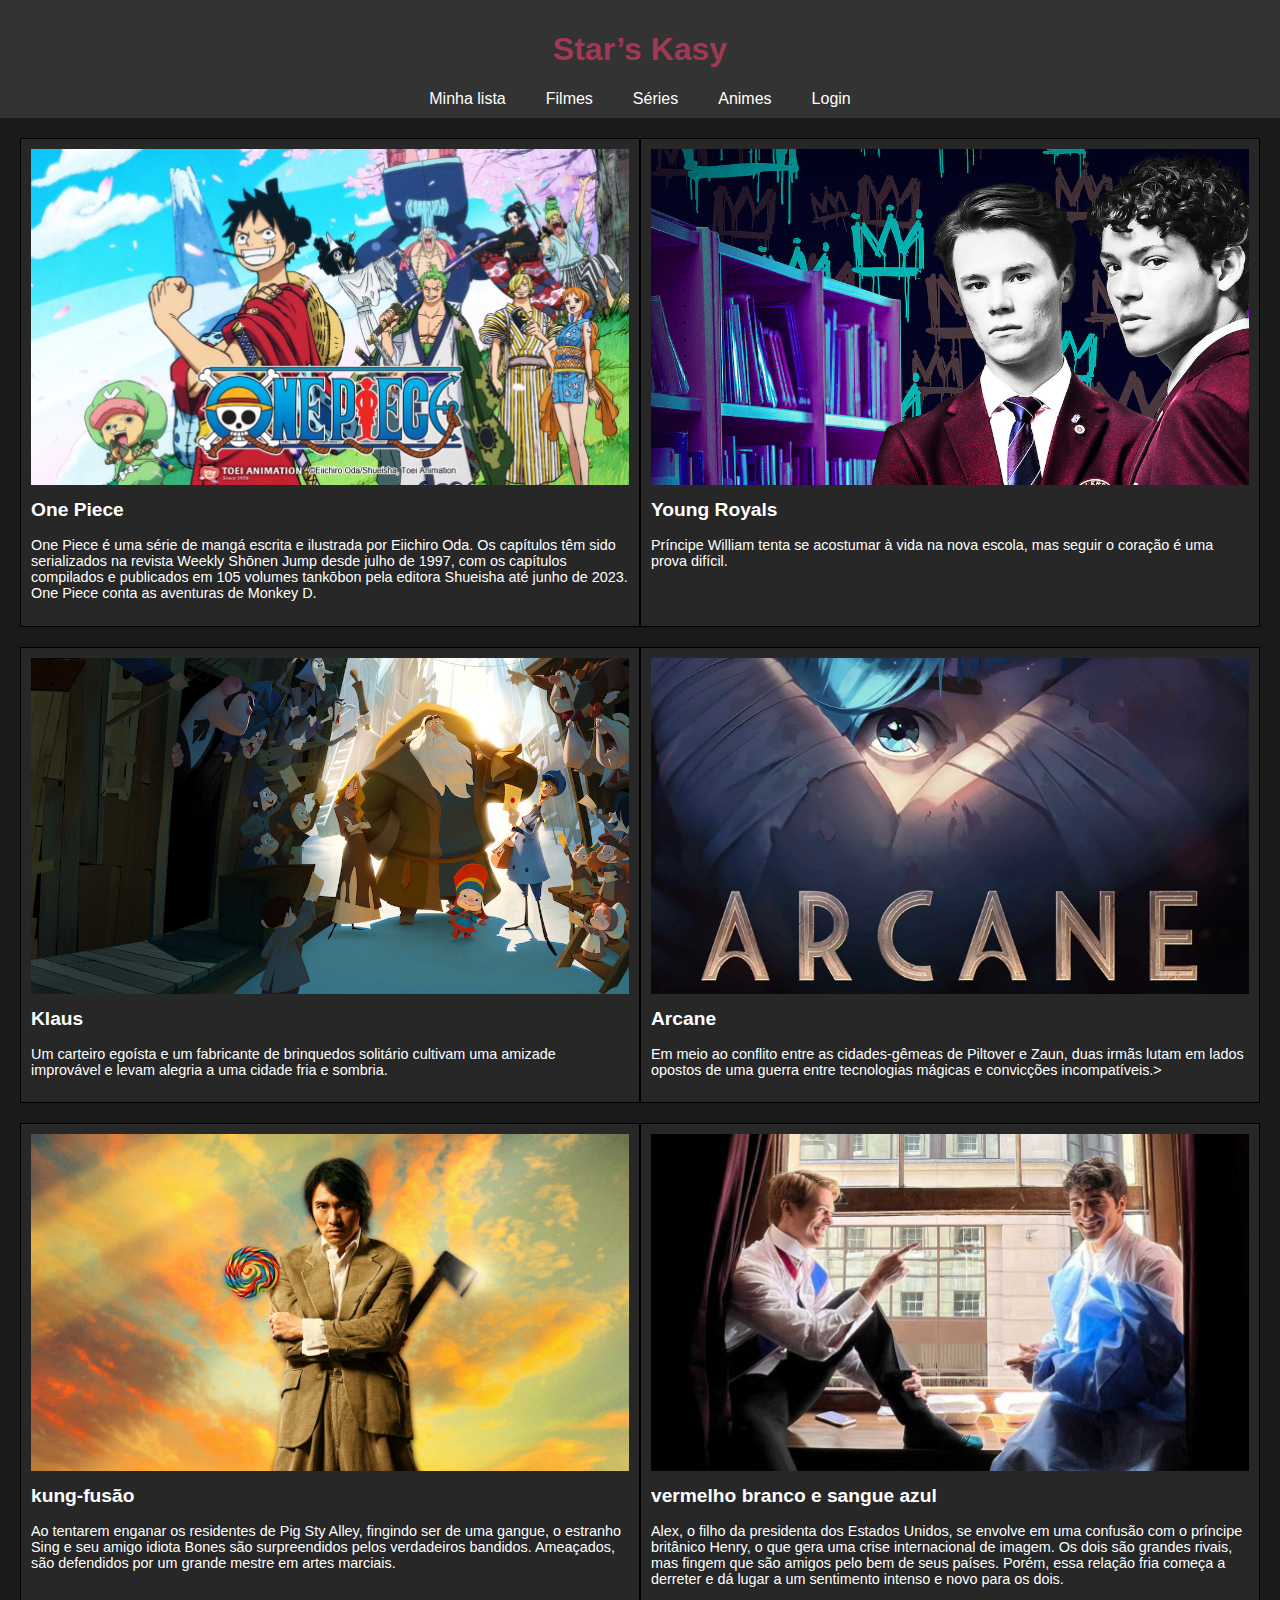
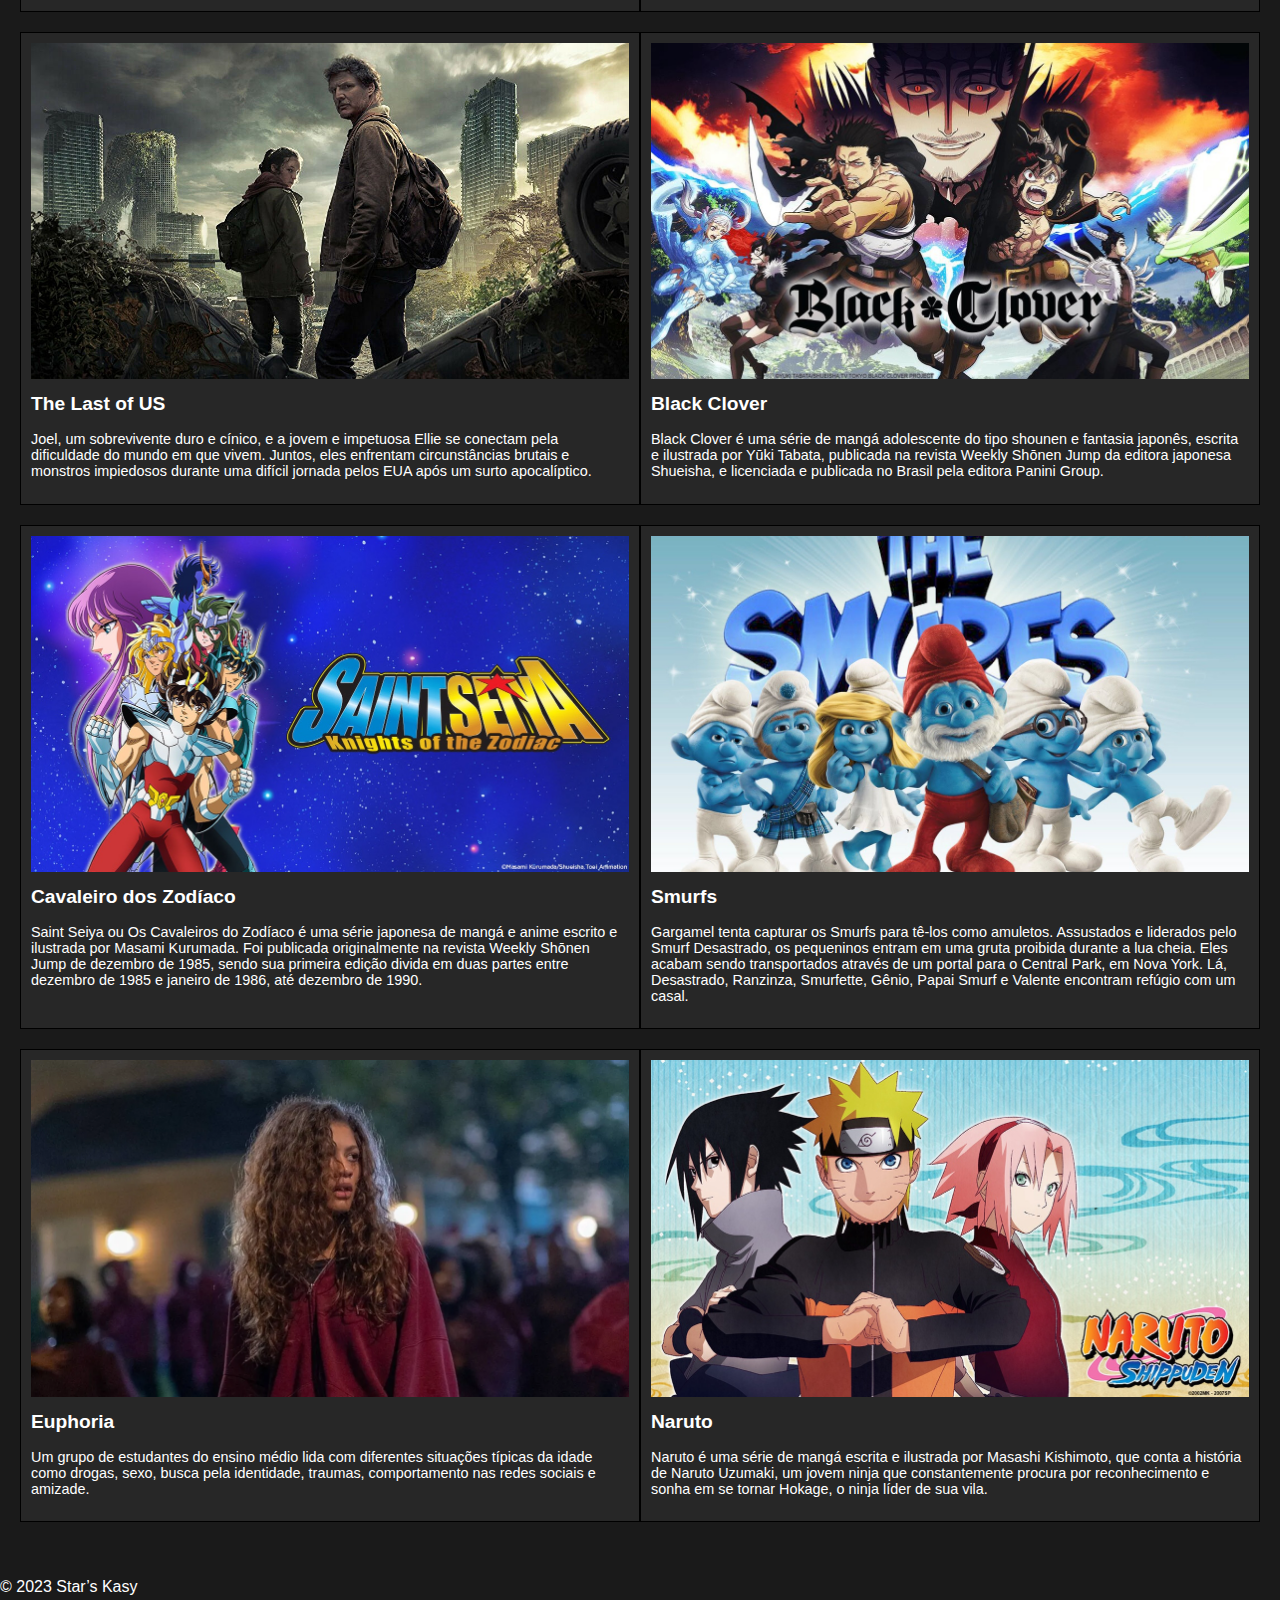
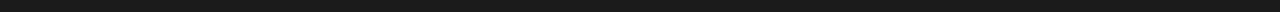
<file: index.html>
<!DOCTYPE html>
<html lang="pt-br">
<head>
    <meta charset="UTF-8">
    <meta name="viewport" content="width=device-width, initial-scale=1.0">
    <link rel="stylesheet" href="css/style1.css">
    <title>Star’s Kasy</title>
</head>
<body>
    <header>
        <h1>Star’s Kasy</h1>
        <nav>
            <ul>
                <li><a href="index.html">Minha lista</a></li>
                <li><a href="Filmes.html">Filmes</a></li>
                <li><a href="Series.html">Séries</a></li>
                <li><a href="Animes.html">Animes</a></li>
                <li><a href="login.html">Login</a></li>
            </ul>
        </nav>
    </header>
    <main>
        <section class="movie-list">
            <article class="movie">
                <img src="imagens/onepiece.jpe" alt="onepiece">
                <h2>One Piece</h2>
                <p>One Piece é uma série de mangá escrita e ilustrada por Eiichiro Oda. Os capítulos têm sido serializados na revista Weekly Shōnen Jump desde julho de 1997, com os capítulos compilados e publicados em 105 volumes tankōbon pela editora Shueisha até junho de 2023. One Piece conta as aventuras de Monkey D.</p>
            </article>
            <article class="movie">
                <img src="imagens/youngroyas.jpg" alt="youngroyas">
                <h2>Young Royals</h2>
                <p>Príncipe William tenta se acostumar à vida na nova escola, mas seguir o coração é uma prova difícil.</p>
            </article>
        </section>
        <section class="movie-list">
            <article class="movie">
                <img src="imagens/klaus.jpg" alt="klaus">
                <h2>Klaus</h2>
                <p>Um carteiro egoísta e um fabricante de brinquedos solitário cultivam uma amizade improvável e levam alegria a uma cidade fria e sombria.</p>
            </article>
            <article class="movie">
                <img src="imagens/arcane.jpg" alt="arcane">
                <h2>Arcane</h2>
                <p>Em meio ao conflito entre as cidades-gêmeas de Piltover e Zaun, duas irmãs lutam em lados opostos de uma guerra entre tecnologias mágicas e convicções incompatíveis.></p>
            </article>
        </section>
        <section class="movie-list">
            <article class="movie">
                <img src="imagens/kung.jpg" alt="kung">
                <h2>kung-fusão</h2>
                <p>Ao tentarem enganar os residentes de Pig Sty Alley, fingindo ser de uma gangue, o estranho Sing e seu amigo idiota Bones são surpreendidos pelos verdadeiros bandidos. Ameaçados, são defendidos por um grande mestre em artes marciais.</p>
            </article>
            <article class="movie">
                <img src="imagens/vermelho.webp" alt="Vermelho">
                <h2>vermelho branco e sangue azul</h2>
                <p>Alex, o filho da presidenta dos Estados Unidos, se envolve em uma confusão com o príncipe britânico Henry, o que gera uma crise internacional de imagem. Os dois são grandes rivais, mas fingem que são amigos pelo bem de seus países. Porém, essa relação fria começa a derreter e dá lugar a um sentimento intenso e novo para os dois. </p>
            </article>
        </section>
        <section class="movie-list">
            <article class="movie">
                <img src="imagens/thelast.webp" alt="thelast">
                <h2>The Last of US</h2>
                <p>Joel, um sobrevivente duro e cínico, e a jovem e impetuosa Ellie se conectam pela dificuldade do mundo em que vivem. Juntos, eles enfrentam circunstâncias brutais e monstros impiedosos durante uma difícil jornada pelos EUA após um surto apocalíptico. </p>
            </article>
            <article class="movie">
                <img src="imagens/blackclover.jpe" alt="blackclover">
                <h2>Black Clover</h2>
                <p>Black Clover é uma série de mangá adolescente do tipo shounen e fantasia japonês, escrita e ilustrada por Yūki Tabata, publicada na revista Weekly Shōnen Jump da editora japonesa Shueisha, e licenciada e publicada no Brasil pela editora Panini Group.</p>
            </article>
        </section>
            <section class="movie-list">
                <article class="movie">
                    <img src="imagens/cavaleiros.jpg" alt="cavaleiros">
                    <h2>Cavaleiro dos Zodíaco</h2>
                    <p>Saint Seiya ou Os Cavaleiros do Zodíaco é uma série japonesa de mangá e anime escrito e ilustrada por Masami Kurumada. Foi publicada originalmente na revista Weekly Shōnen Jump de dezembro de 1985, sendo sua primeira edição divida em duas partes entre dezembro de 1985 e janeiro de 1986, até dezembro de 1990.</p>
                </article>
                <article class="movie">
                    <img src="imagens/smurfs.jpg" alt="smurfs">
                    <h2>Smurfs</h2>
                    <p>Gargamel tenta capturar os Smurfs para tê-los como amuletos. Assustados e liderados pelo Smurf Desastrado, os pequeninos entram em uma gruta proibida durante a lua cheia. Eles acabam sendo transportados através de um portal para o Central Park, em Nova York. Lá, Desastrado, Ranzinza, Smurfette, Gênio, Papai Smurf e Valente encontram refúgio com um casal.</p>
                </article>
            </section>
            <section class="movie-list">
                <article class="movie">
                    <img src="imagens/Euphoria.webp" alt="Euphoria">
                    <h2>Euphoria</h2>
                    <p>Um grupo de estudantes do ensino médio lida com diferentes situações típicas da idade como drogas, sexo, busca pela identidade, traumas, comportamento nas redes sociais e amizade.</p>
                </article>
                <article class="movie">
                    <img src="imagens/naruto.jpg" alt="Naruto">
                    <h2>Naruto</h2>
                    <p>Naruto é uma série de mangá escrita e ilustrada por Masashi Kishimoto, que conta a história de Naruto Uzumaki, um jovem ninja que constantemente procura por reconhecimento e sonha em se tornar Hokage, o ninja líder de sua vila. </p>
                </article>
        </section>
    </main>
    <footer>
        <p>&copy; 2023 Star’s Kasy</p>
    </footer>
</body>
</html>
</file>
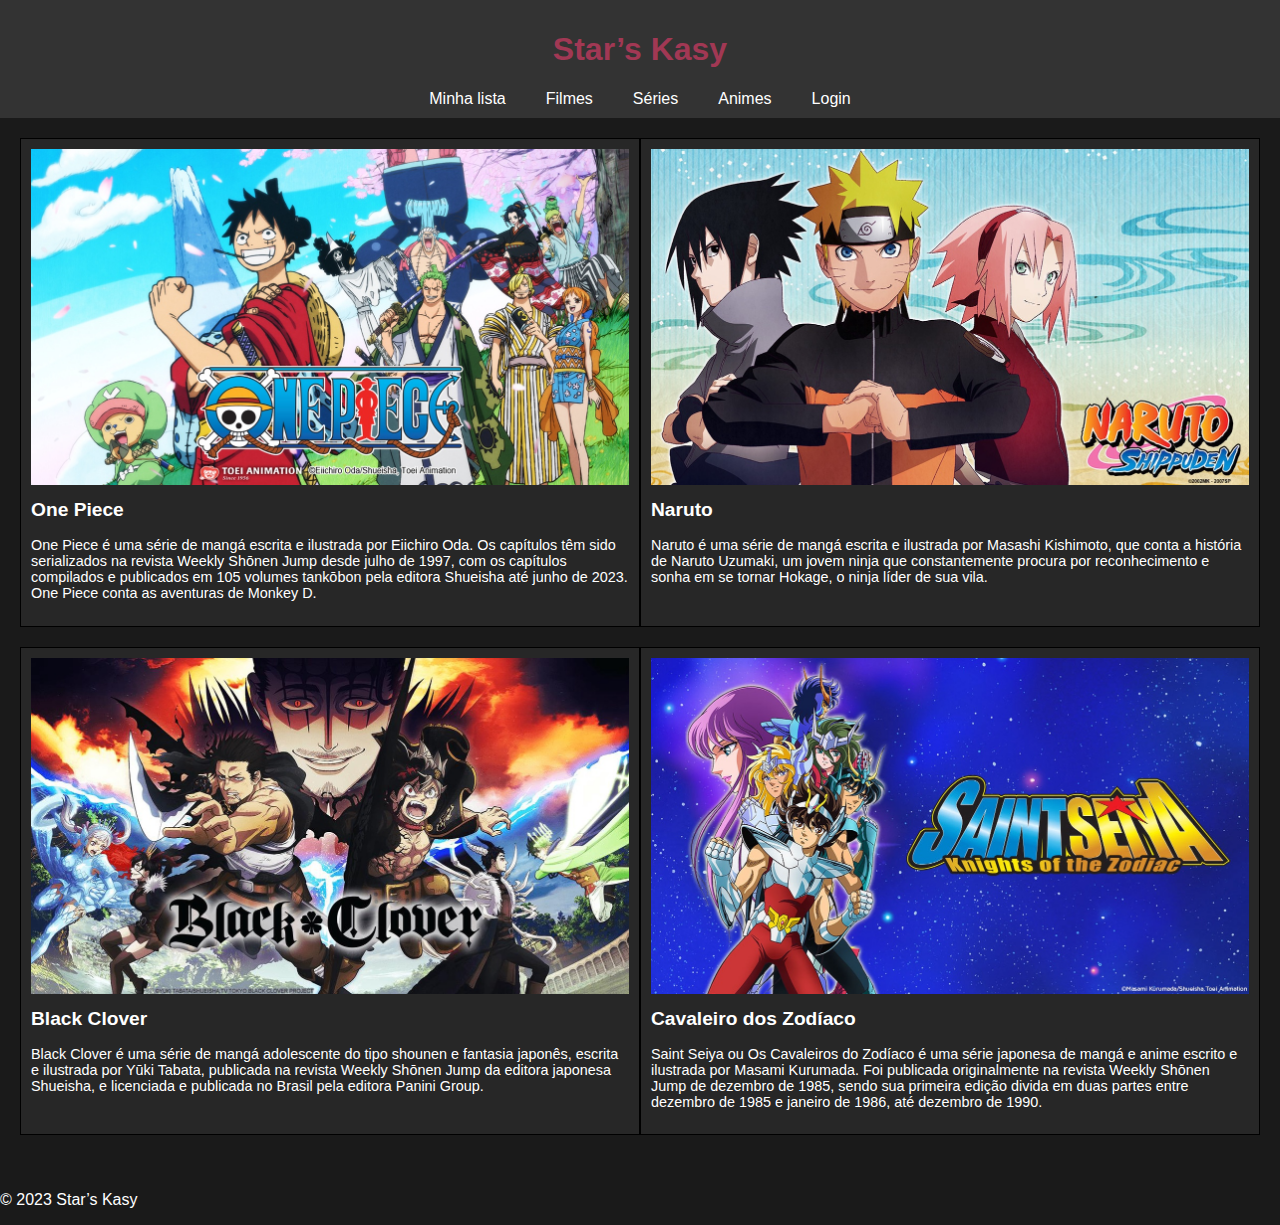
<file: Animes.html>
<!DOCTYPE html>
<html lang="pt-br">
<head>
    <meta charset="UTF-8">
    <meta name="viewport" content="width=device-width, initial-scale=1.0">
    <link rel="stylesheet" href="css/style2.css">
    <title>Star’s Kasy</title>
</head>
<body>
    <header>
        <h1>Star’s Kasy</h1>
        <nav>
            <ul>
                <li><a href="index.html">Minha lista</a></li>
                <li><a href="Filmes.html">Filmes</a></li>
                <li><a href="Series.html">Séries</a></li>
                <li><a href="Animes.html">Animes</a></li>
                <li><a href="login.html">Login</a></li>
            </ul>
        </nav>
    </header>
    <main>
        <section class="movie-list">
            <article class="movie">
                <img src="imagens/onepiece.jpe" alt="onepiece">
                <h2>One Piece</h2>
                <p>One Piece é uma série de mangá escrita e ilustrada por Eiichiro Oda. Os capítulos têm sido serializados na revista Weekly Shōnen Jump desde julho de 1997, com os capítulos compilados e publicados em 105 volumes tankōbon pela editora Shueisha até junho de 2023. One Piece conta as aventuras de Monkey D.</p>
            </article>
            <article class="movie">
                <img src="imagens/naruto.jpg" alt="Naruto">
                <h2>Naruto</h2>
                <p>Naruto é uma série de mangá escrita e ilustrada por Masashi Kishimoto, que conta a história de Naruto Uzumaki, um jovem ninja que constantemente procura por reconhecimento e sonha em se tornar Hokage, o ninja líder de sua vila. </p>
            </article>
        </section>
        <section class="movie-list">
            <article class="movie">
                <img src="imagens/blackclover.jpe" alt="blackclover">
                <h2>Black Clover</h2>
                <p>Black Clover é uma série de mangá adolescente do tipo shounen e fantasia japonês, escrita e ilustrada por Yūki Tabata, publicada na revista Weekly Shōnen Jump da editora japonesa Shueisha, e licenciada e publicada no Brasil pela editora Panini Group.</p>
            </article>
            <article class="movie">
                <img src="imagens/cavaleiros.jpg" alt="cavaleiros">
                <h2>Cavaleiro dos Zodíaco</h2>
                <p>Saint Seiya ou Os Cavaleiros do Zodíaco é uma série japonesa de mangá e anime escrito e ilustrada por Masami Kurumada. Foi publicada originalmente na revista Weekly Shōnen Jump de dezembro de 1985, sendo sua primeira edição divida em duas partes entre dezembro de 1985 e janeiro de 1986, até dezembro de 1990.</p>
            </article>
        </section>
    </main>
    <footer>
        <p>&copy; 2023 Star’s Kasy</p>
    </footer>
</body>
</html>
</file>
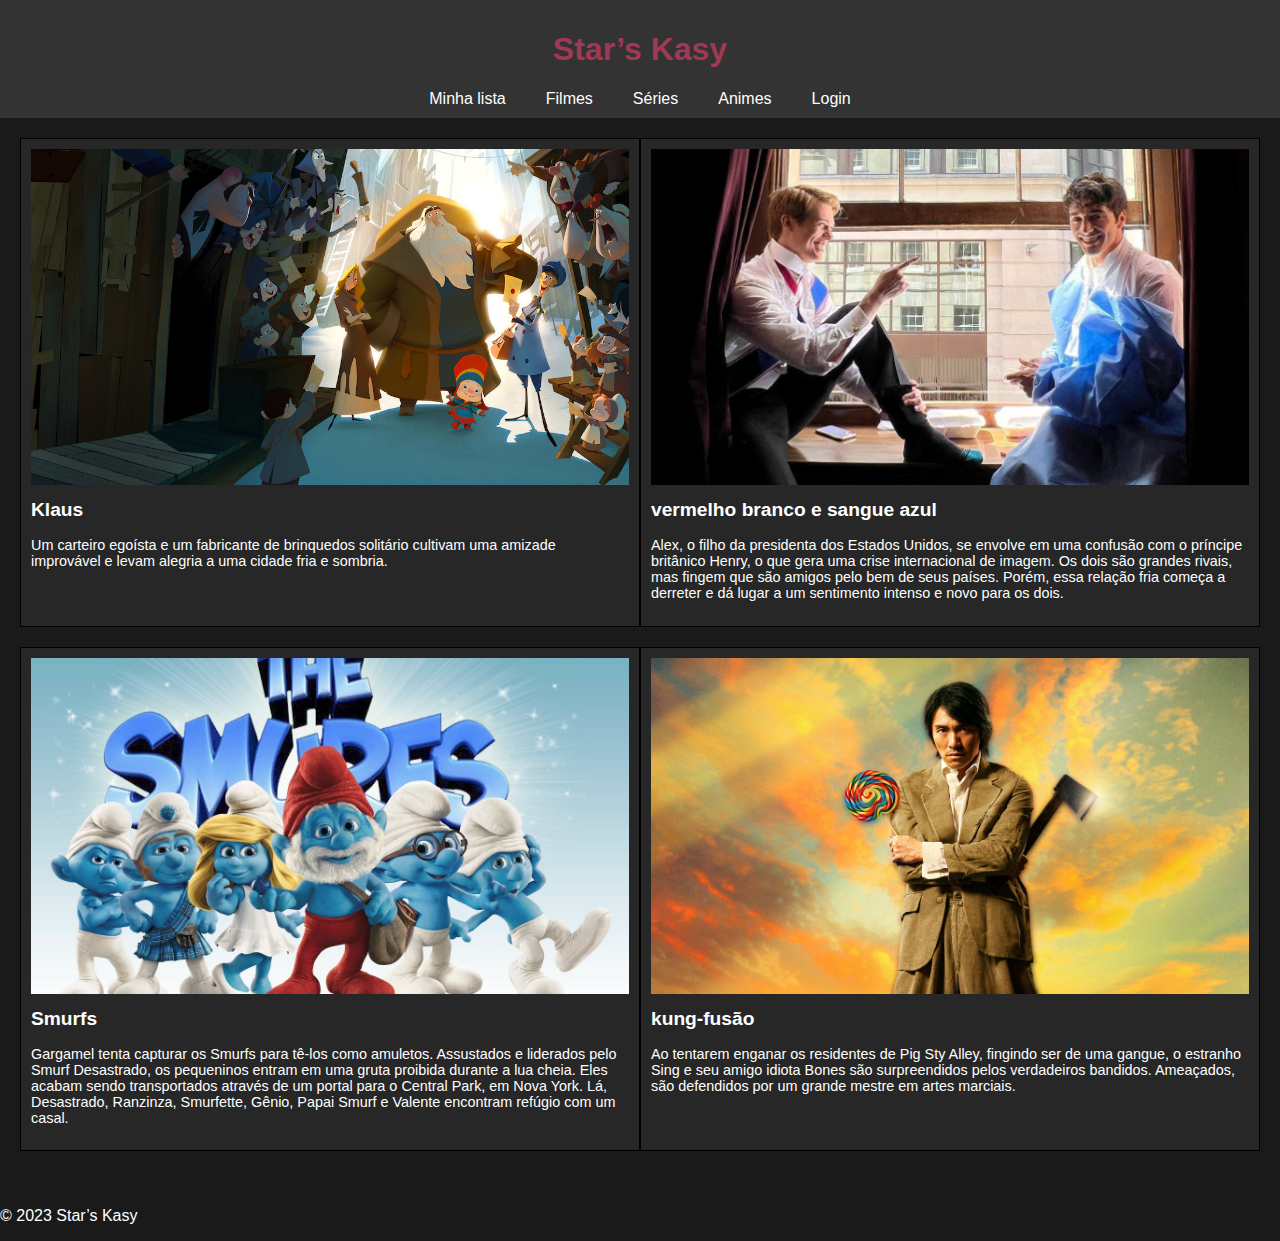
<file: Filmes.html>
<!DOCTYPE html>
<html lang="pt-br">
<head>
    <meta charset="UTF-8">
    <meta name="viewport" content="width=device-width, initial-scale=1.0">
    <link rel="stylesheet" href="css/style1.css">
    <title>Star’s Kasy</title>
</head>
<body>
    <header>
        <h1>Star’s Kasy</h1>
        <nav>
            <ul>
                <li><a href="index.html">Minha lista</a></li>
                <li><a href="Filmes.html">Filmes</a></li>
                <li><a href="Series.html">Séries</a></li>
                <li><a href="Animes.html">Animes</a></li>
                <li><a href="login.html">Login</a></li>
            </ul>
        </nav>
    </header>
    <main>
        <section class="movie-list">
            <article class="movie">
                <img src="imagens/klaus.jpg" alt="klaus">
                <h2>Klaus</h2>
                <p>Um carteiro egoísta e um fabricante de brinquedos solitário cultivam uma amizade improvável e levam alegria a uma cidade fria e sombria.</p>
            </article>
            <article class="movie">
                <img src="imagens/vermelho.webp" alt="Vermelho">
                <h2>vermelho branco e sangue azul</h2>
                <p>Alex, o filho da presidenta dos Estados Unidos, se envolve em uma confusão com o príncipe britânico Henry, o que gera uma crise internacional de imagem. Os dois são grandes rivais, mas fingem que são amigos pelo bem de seus países. Porém, essa relação fria começa a derreter e dá lugar a um sentimento intenso e novo para os dois. </p>
            </article>
        </section>
        <section class="movie-list">
            <article class="movie">
                <img src="imagens/smurfs.jpg" alt="smurfs">
                <h2>Smurfs</h2>
                <p>Gargamel tenta capturar os Smurfs para tê-los como amuletos. Assustados e liderados pelo Smurf Desastrado, os pequeninos entram em uma gruta proibida durante a lua cheia. Eles acabam sendo transportados através de um portal para o Central Park, em Nova York. Lá, Desastrado, Ranzinza, Smurfette, Gênio, Papai Smurf e Valente encontram refúgio com um casal.</p>
            </article>
            <article class="movie">
                <img src="imagens/kung.jpg" alt="kung">
                <h2>kung-fusão</h2>
                <p>Ao tentarem enganar os residentes de Pig Sty Alley, fingindo ser de uma gangue, o estranho Sing e seu amigo idiota Bones são surpreendidos pelos verdadeiros bandidos. Ameaçados, são defendidos por um grande mestre em artes marciais.</p>
            </article>
        </section>
    </main>
    <footer>
        <p>&copy; 2023 Star’s Kasy</p>
    </footer>
</body>
</html>
</file>
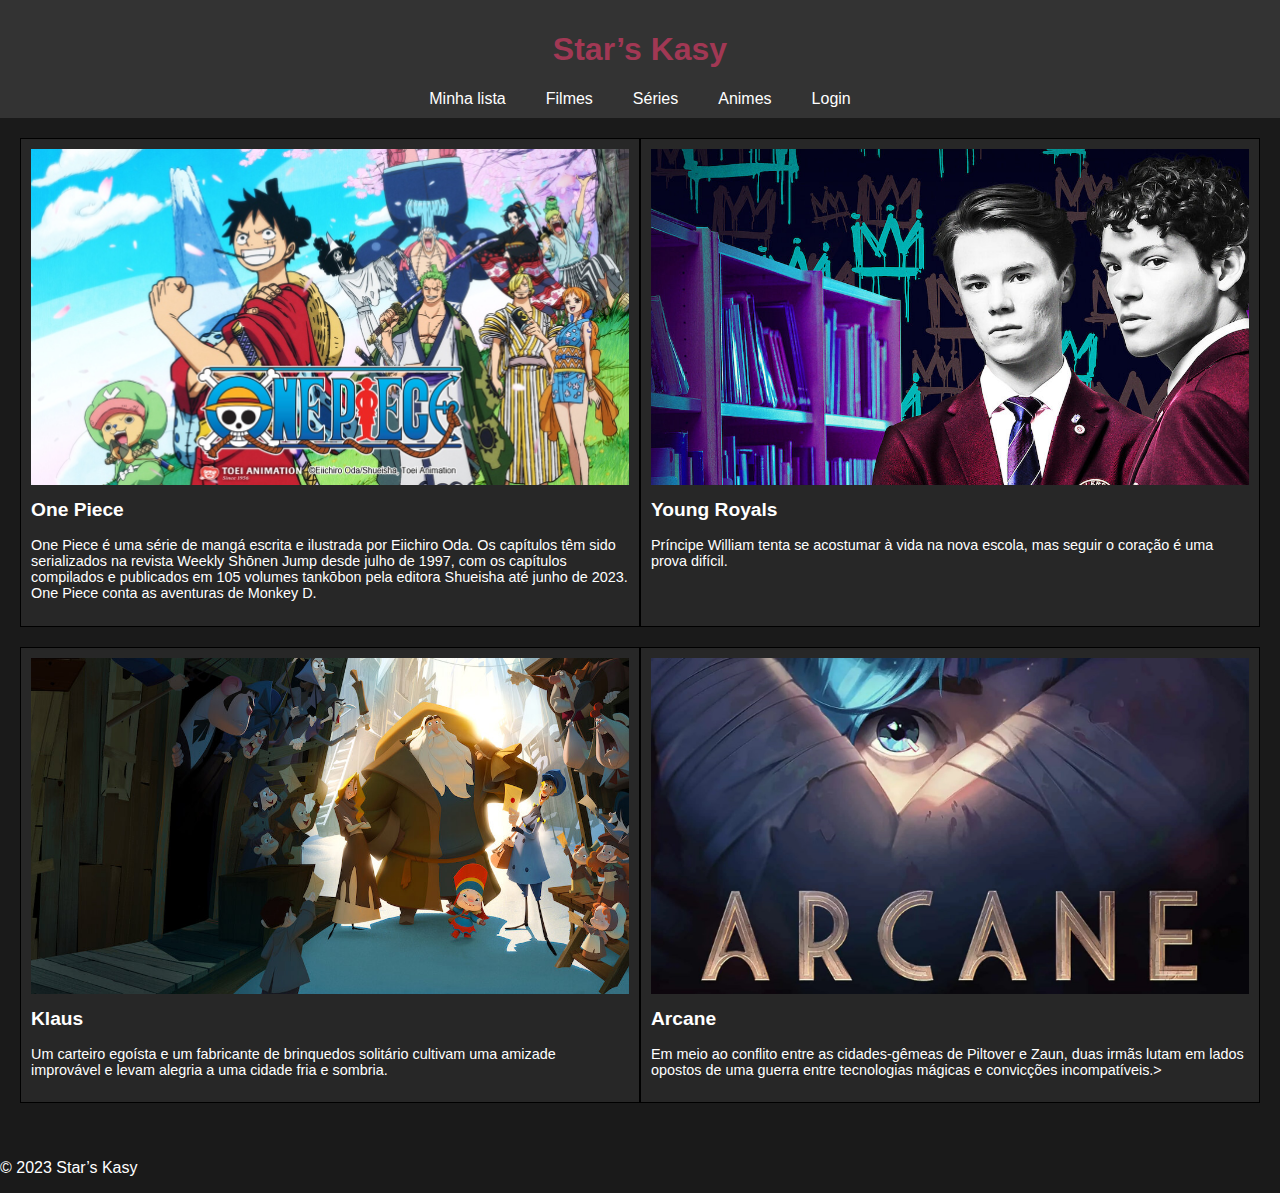
<file: inicio.html>
<!DOCTYPE html>
<html lang="pt-br">
<head>
    <meta charset="UTF-8">
    <meta name="viewport" content="width=device-width, initial-scale=1.0">
    <link rel="stylesheet" href="css/style1.css">
    <title>Star’s Kasy</title>
</head>
<body>
    <header>
        <h1>Star’s Kasy</h1>
        <nav>
            <ul>
                <li><a href="inicio.html">Minha lista</a></li>
                <li><a href="Filmes.html">Filmes</a></li>
                <li><a href="Series.html">Séries</a></li>
                <li><a href="Animes.html">Animes</a></li>
                <li><a href="login.html">Login</a></li>
            </ul>
        </nav>
    </header>
    <main>
        <section class="movie-list">
            <article class="movie">
                <img src="imagens/onepiece.jpe" alt="onepiece">
                <h2>One Piece</h2>
                <p>One Piece é uma série de mangá escrita e ilustrada por Eiichiro Oda. Os capítulos têm sido serializados na revista Weekly Shōnen Jump desde julho de 1997, com os capítulos compilados e publicados em 105 volumes tankōbon pela editora Shueisha até junho de 2023. One Piece conta as aventuras de Monkey D.</p>
            </article>
            <article class="movie">
                <img src="imagens/youngroyas.jpg" alt="youngroyas">
                <h2>Young Royals</h2>
                <p>Príncipe William tenta se acostumar à vida na nova escola, mas seguir o coração é uma prova difícil.</p>
            </article>
        </section>
        <section class="movie-list">
            <article class="movie">
                <img src="imagens/klaus.jpg" alt="klaus">
                <h2>Klaus</h2>
                <p>Um carteiro egoísta e um fabricante de brinquedos solitário cultivam uma amizade improvável e levam alegria a uma cidade fria e sombria.</p>
            </article>
            <article class="movie">
                <img src="imagens/arcane.jpg" alt="arcane">
                <h2>Arcane</h2>
                <p>Em meio ao conflito entre as cidades-gêmeas de Piltover e Zaun, duas irmãs lutam em lados opostos de uma guerra entre tecnologias mágicas e convicções incompatíveis.></p>
            </article>
        </section>
    </main>
    <footer>
        <p>&copy; 2023 Star’s Kasy</p>
    </footer>
</body>
</html>
</file>
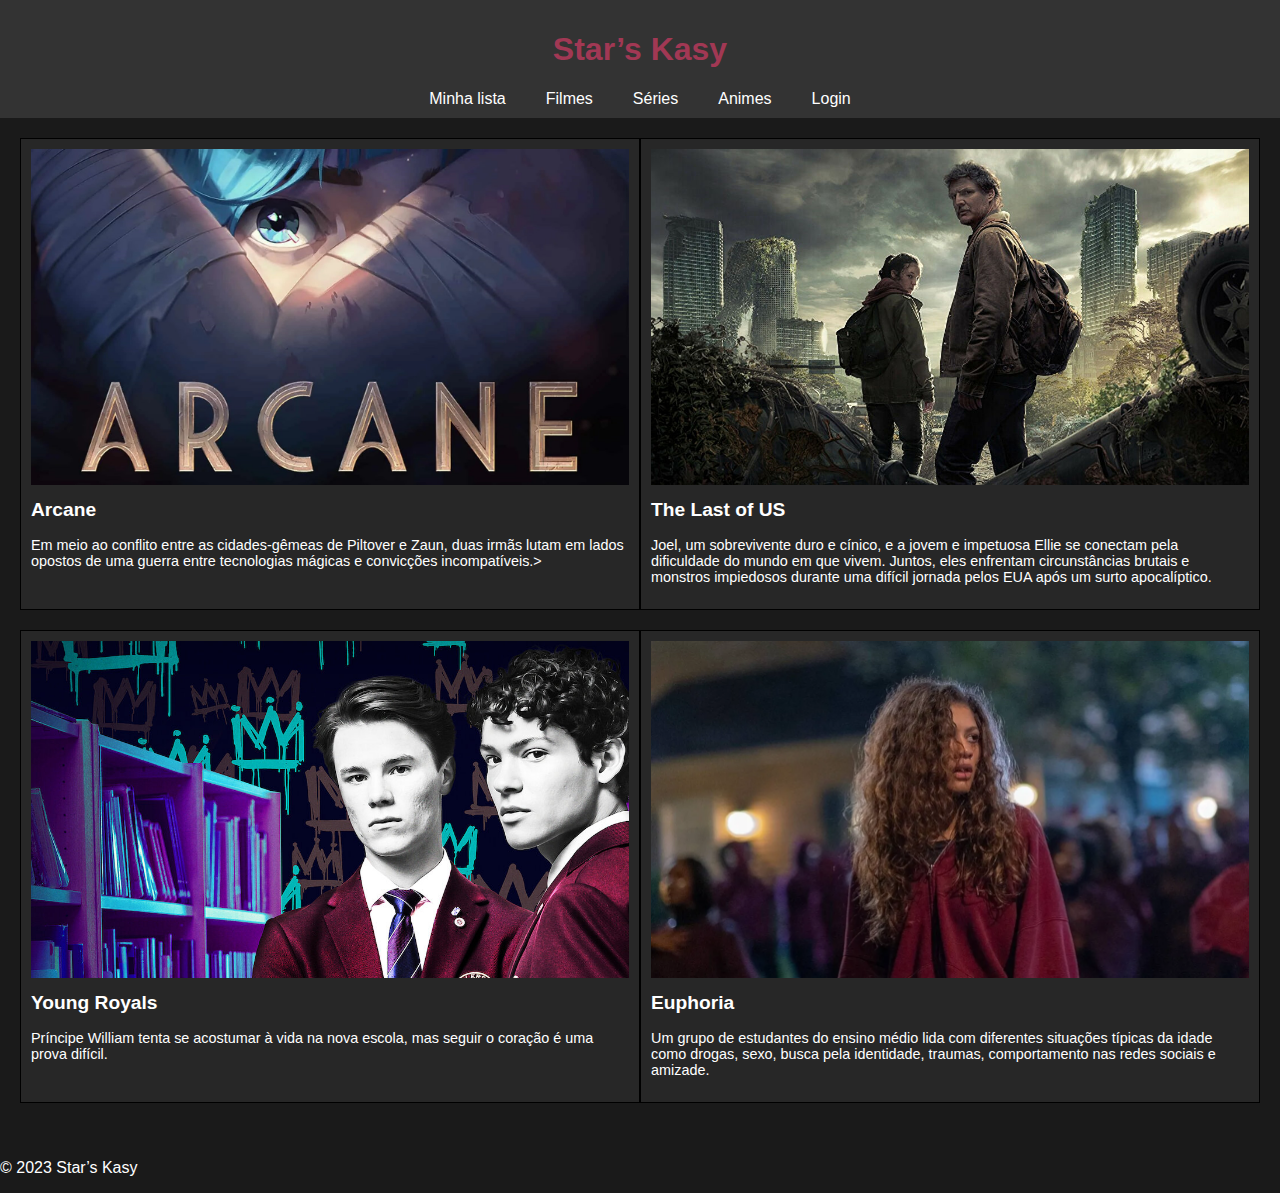
<file: Series.html>
<!DOCTYPE html>
<html lang="pt-br">
<head>
    <meta charset="UTF-8">
    <meta name="viewport" content="width=device-width, initial-scale=1.0">
    <link rel="stylesheet" href="css/style3.css">
    <title>Star’s Kasy</title>
</head>
<body>
    <header>
        <h1>Star’s Kasy</h1>
        <nav>
            <ul>
                <li><a href="index.html">Minha lista</a></li>
                <li><a href="Filmes.html">Filmes</a></li>
                <li><a href="Series.html">Séries</a></li>
                <li><a href="Animes.html">Animes</a></li>
                <li><a href="login.html">Login</a></li>
            </ul>
        </nav>
    </header>
    <main>
        <section class="movie-list">
            <article class="movie">
                <img src="imagens/arcane.jpg" alt="arcane">
                <h2>Arcane</h2>
                <p>Em meio ao conflito entre as cidades-gêmeas de Piltover e Zaun, duas irmãs lutam em lados opostos de uma guerra entre tecnologias mágicas e convicções incompatíveis.></p>
            </article>
            <article class="movie">
                <img src="imagens/thelast.webp" alt="thelast">
                <h2>The Last of US</h2>
                <p>Joel, um sobrevivente duro e cínico, e a jovem e impetuosa Ellie se conectam pela dificuldade do mundo em que vivem. Juntos, eles enfrentam circunstâncias brutais e monstros impiedosos durante uma difícil jornada pelos EUA após um surto apocalíptico. </p>
            </article>
        </section>
        <section class="movie-list">
            <article class="movie">
                <img src="imagens/youngroyas.jpg" alt="youngroyas">
                <h2>Young Royals</h2>
                <p>Príncipe William tenta se acostumar à vida na nova escola, mas seguir o coração é uma prova difícil.</p>
            </article>
            <article class="movie">
                <img src="imagens/Euphoria.webp" alt="Euphoria">
                <h2>Euphoria</h2>
                <p>Um grupo de estudantes do ensino médio lida com diferentes situações típicas da idade como drogas, sexo, busca pela identidade, traumas, comportamento nas redes sociais e amizade.</p>
            </article>
        </section>
    </main>
    <footer>
        <p>&copy; 2023 Star’s Kasy</p>
    </footer>
</body>
</html>
</file>
<file: css/style1.css>
body {
    font-family: Arial, sans-serif;
    margin: 0;
    padding: 0;
    background-color: #1a1a1a;
    color: white;
}

header {
    background-color: #333;
    color: rgb(7, 6, 6);
    padding: 10px 0;
    text-align: center;
}

nav ul {
    list-style: none;
    margin: 0;
    padding: 0;
    display: flex;
    justify-content: center;
}

nav ul li {
    margin: 0 20px;
}

nav ul li a {
    color: white;
    text-decoration: none;
}
nav ul li a:hover {
    color: #a13854;
    text-decoration: underline; 
    cursor: pointer; 
}

main {
    padding: 20px;
}
h1 {
    color: #a13854; /* Nova cor do título */
}

/* Estilos para a lista de filmes */
.movie-list {
    display: flex;
    justify-content: space-between;
}

.movie {
    width: calc(50% - 10px);
    margin-bottom: 20px;
    padding: 10px;
    border: 1px solid black;
    background-color: #272727;
}

.movie img {
    max-width: 100%;
}

.movie h2 {
    margin-top: 10px;
    font-size: 1.2rem;
}

.movie p {
    margin-top: 5px;
    font-size: 0.9rem;
}

.movie h2:hover {
    color: #a13854; /* Nova cor do texto */
    text-shadow: 1px 1px 2px rgba(0, 0, 0, 0.3); /* Sombreado */
    cursor: pointer; /* Cursor de mão */
}
</file>
<file: css/style2.css>
body {
    font-family: Arial, sans-serif;
    margin: 0;
    padding: 0;
    background-color: #1a1a1a;
    color: white;
}

header {
    background-color: #333;
    color: rgb(7, 6, 6);
    padding: 10px 0;
    text-align: center;
}

nav ul {
    list-style: none;
    margin: 0;
    padding: 0;
    display: flex;
    justify-content: center;
}

nav ul li {
    margin: 0 20px;
}

nav ul li a {
    color: white;
    text-decoration: none;
}
nav ul li a:hover {
    color: #a13854;
    text-decoration: underline; 
    cursor: pointer; 
}

main {
    padding: 20px;
}
h1 {
    color: #a13854; /* Nova cor do título */
}

/* Estilos para a lista de filmes */
.movie-list {
    display: flex;
    justify-content: space-between;
}

.movie {
    width: calc(50% - 10px);
    margin-bottom: 20px;
    padding: 10px;
    border: 1px solid black;
    background-color: #272727;
}

.movie img {
    max-width: 100%;
}

.movie h2 {
    margin-top: 10px;
    font-size: 1.2rem;
}

.movie p {
    margin-top: 5px;
    font-size: 0.9rem;
}

.movie h2:hover {
    color: #a13854; /* Nova cor do texto */
    text-shadow: 1px 1px 2px rgba(0, 0, 0, 0.3); /* Sombreado */
    cursor: pointer; /* Cursor de mão */
}
</file>
<file: css/style3.css>
body {
    font-family: Arial, sans-serif;
    margin: 0;
    padding: 0;
    background-color: #1a1a1a;
    color: white;
}

header {
    background-color: #333;
    color: rgb(7, 6, 6);
    padding: 10px 0;
    text-align: center;
}

nav ul {
    list-style: none;
    margin: 0;
    padding: 0;
    display: flex;
    justify-content: center;
}

nav ul li {
    margin: 0 20px;
}

nav ul li a {
    color: white;
    text-decoration: none;
}
nav ul li a:hover {
    color: #a13854;
    text-decoration: underline; 
    cursor: pointer; 
}

main {
    padding: 20px;
}
h1 {
    color: #a13854; /* Nova cor do título */
}

/* Estilos para a lista de filmes */
.movie-list {
    display: flex;
    justify-content: space-between;
}

.movie {
    width: calc(50% - 10px);
    margin-bottom: 20px;
    padding: 10px;
    border: 1px solid black;
    background-color: #272727;
}

.movie img {
    max-width: 100%;
}

.movie h2 {
    margin-top: 10px;
    font-size: 1.2rem;
}

.movie p {
    margin-top: 5px;
    font-size: 0.9rem;
}

.movie h2:hover {
    color: #a13854; /* Nova cor do texto */
    text-shadow: 1px 1px 2px rgba(0, 0, 0, 0.3); /* Sombreado */
    cursor: pointer; /* Cursor de mão */
}
</file>
